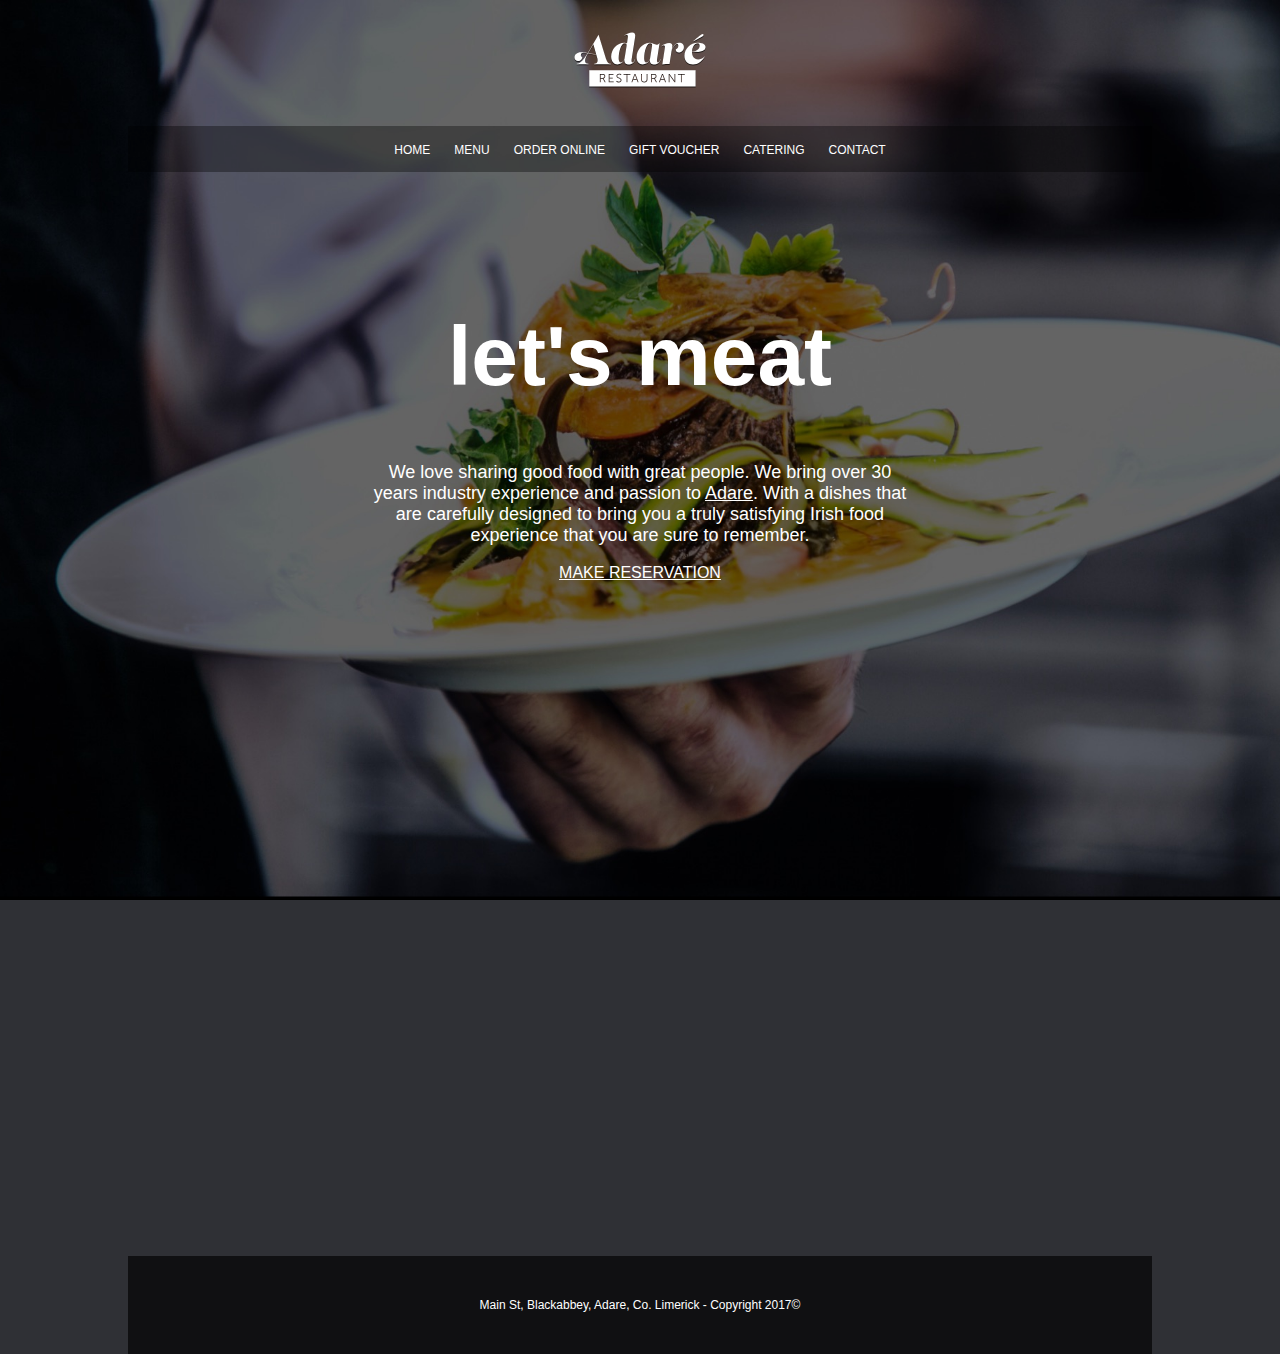
<file: Project 1/index.html>
<!DOCTYPE html>
<html lang="en">
    <head>
        <meta charset="UTF-8">
        <meta name="viewport" content="width=device-width, initial-scale=1.0">
        <title>Adare Restaurant</title>
        <link rel="stylesheet" href="p1style.css">
    </head>

    <body>
        <div class="container">
            <header>
                <img src="images/logo-adare-restaurant.png" alt="Logo for Adare Restaurant">
            </header>
    
            <nav>
                <a href="#">HOME</a>
                <a href="#">MENU</a>
                <a href="#">ORDER ONLINE</a>
                <a href="#">GIFT VOUCHER</a>
                <a href="#">CATERING</a>
                <a href="#">CONTACT</a>
            </nav>
            
            <main>
                <h1>let's meat</h1>
                <p>We love sharing good food with great people. We bring over 30 years industry experience and passion to <a href="#" target="_blank">Adare</a>. With a dishes that are carefully designed to bring you a truly satisfying Irish food experience that you are sure to remember.</p>
                
                <a href="mailto:jonah@mywebsite.com?Subject=Reservation" target="_blank">MAKE RESERVATION</a>
            </main>

            <section class="maps">
                <iframe src="https://www.google.com/maps/embed?pb=!1m18!1m12!1m3!1d9702.1426044257!2d-8.804191351676451!3d52.55992382197096!2m3!1f0!2f0!3f0!3m2!1i1024!2i768!4f13.1!3m3!1m2!1s0x485b460e31a2395b%3A0xa00c7a99731a450!2sAdare%2C+Co.+Limerick!5e0!3m2!1sen!2sie!4v1556107744605!5m2!1sen!2sie" width="1024" height="500" frameborder="0" style="border:0" allowfullscreen></iframe>
            </section>
            
            <footer>
                <p>Main St, Blackabbey, Adare, Co. Limerick - Copyright 2017©</p>
            </footer>
        </div>
    </body>
</html>
</file>
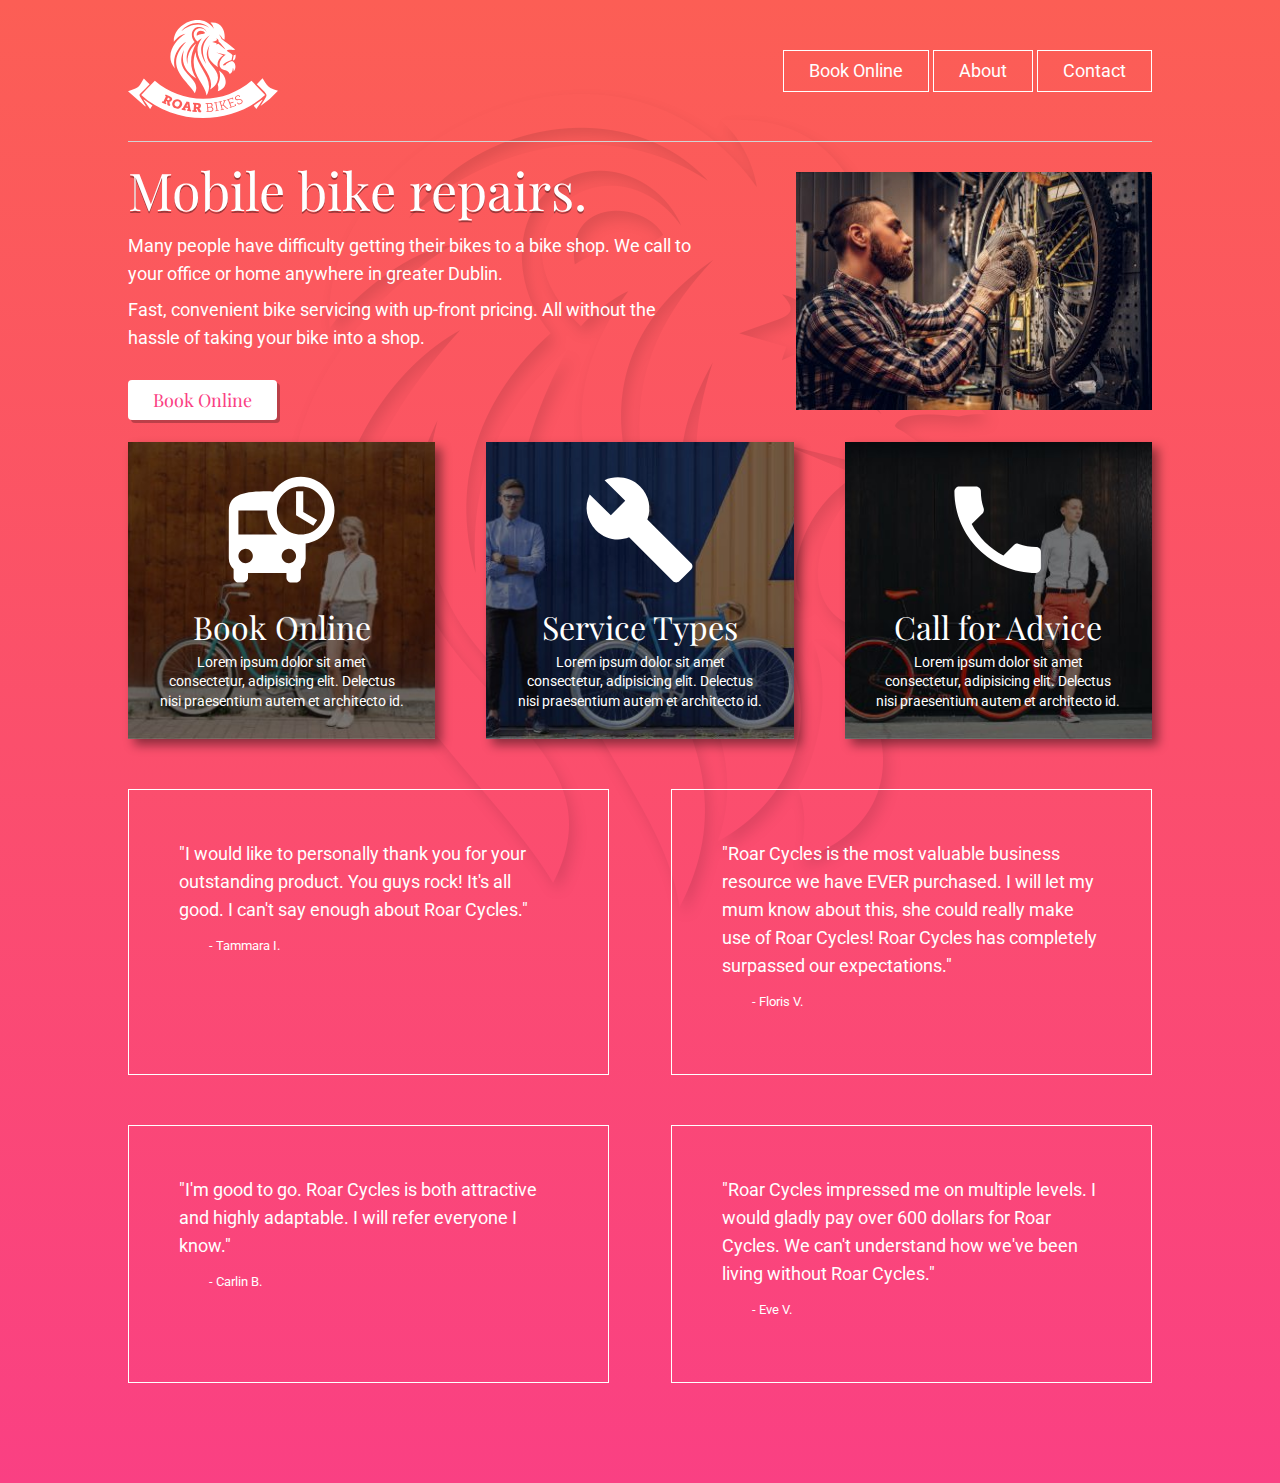
<file: Project 2/index.html>
<!DOCTYPE html>
<html lang="en">
    <head>
        <meta charset="UTF-8">
        <meta name="viewport" content="width=device-width, initial-scale=1.0">
        <title>Roar Cycle - Bike Repairs in Dublin</title>
        <!-- This is Eric Meyers CSS reset -->
        <link rel="stylesheet" href="css/cssreset.css">

        <!-- This is my own style sheet -->
        <link rel="stylesheet" href="css/p2style.css">

        <!-- This is an import link for fonts -->
        <link href="https://fonts.googleapis.com/css2?family=Playfair+Display&family=Roboto:wght@300&display=swap" rel="stylesheet">
    </head>

    <body>
        <div class="container"> <!-- Container -->
            <header>
                <div class="logobox"> <!-- Lobo Box -->
                    <img src="images/logo-roar-bikes.svg" alt="roar bikes logo">
                </div> <!-- Logo Box -->
                <nav>
                    <a href="#" class="navButton">Book Online</a>
                    <a href="#" class="navButton">About</a>
                    <a href="#" class="navButton">Contact</a>
                </nav>
            </header>
            <main>
                <div class="herobox1"> <!-- Hero Box 1 -->
                    <h1>Mobile bike repairs.</h1>
                    <p>Many people have difficulty getting their bikes to a bike shop. We call to your office or home anywhere in greater Dublin. 
                    </p>
                    <p>Fast, convenient bike servicing with up-front pricing. All without the hassle of taking your bike into a shop.
                    </p>
                    <a href="test-page.html" class="myButton">Book Online</a>
                </div> <!-- Hero Box 1 -->
                <div class="herobox2"> <!-- Hero Box 2 -->
                    <img src="images/image-bike-repair-service.jpg" alt="person servicing a bike in Dublin">
                </div> <!-- Hero Box 2 -->
            </main>
            <div class="cards"> <!-- Cards -->
                <div class="card1"> <!-- Card 1 -->
                    <a href="#">
                        <img src="images/icon1-delivery.png" alt="">
                        <h2>Book Online</h2>
                        <p>Lorem ipsum dolor sit amet consectetur, adipisicing elit. Delectus nisi praesentium autem et architecto id.</p>
                    </a>
                </div> <!-- Card 1 -->
                <div class="card2"> <!-- Card 2 -->
                    <a href="#">
                        <img src="images/icon2-wrench.png" alt="">
                        <h2>Service Types</h2>
                        <p>Lorem ipsum dolor sit amet consectetur, adipisicing elit. Delectus nisi praesentium autem et architecto id.</p>
                    </a>
                </div> <!-- Card 2 -->
                <div class="card3"> <!-- Card 3 -->
                    <a href="#">
                        <img src="images/icon3-phone.png" alt="">
                        <h2>Call for Advice</h2>
                        <p>Lorem ipsum dolor sit amet consectetur, adipisicing elit. Delectus nisi praesentium autem et architecto id.</p>
                    </a>
                </div> <!-- Card 3 -->
            </div> <!-- Cards -->
            <div class="testimonials"> <!-- Testimonials -->
                <div class="tbox"> <!-- T Box -->
                    <p>
                        "I would like to personally thank you for your outstanding product. You guys rock! It's all good. I can't say enough about Roar Cycles."
                    </p>
                    <p>
                        - Tammara I.
                    </p>
                </div> <!-- T Box -->

                <div class="tbox"> <!-- T Box -->
                    <p>
                        "Roar Cycles is the most valuable business resource we have EVER purchased. I will let my mum know about this, she could really make use of Roar Cycles! Roar Cycles has completely surpassed our expectations."
                    </p>
                    <p>
                        - Floris V.
                    </p>
                </div> <!-- T Box -->

                <div class="tbox"> <!-- T Box -->
                    <p>
                        "I'm good to go. Roar Cycles is both attractive and highly adaptable. I will refer everyone I know."
                    </p>
                    <p>
                        - Carlin B.
                    </p>
                </div> <!-- T Box -->

                <div class="tbox"> <!-- T Box -->
                    <p>
                        "Roar Cycles impressed me on multiple levels. I would gladly pay over 600 dollars for Roar Cycles. We can't understand how we've been living without Roar Cycles."
                    </p>
                    <p>
                        - Eve V.
                    </p>
                </div> <!-- T Box -->
            </div> <!-- Testimonials -->
        </div> <!-- Container -->
    </body>
</html>
</file>
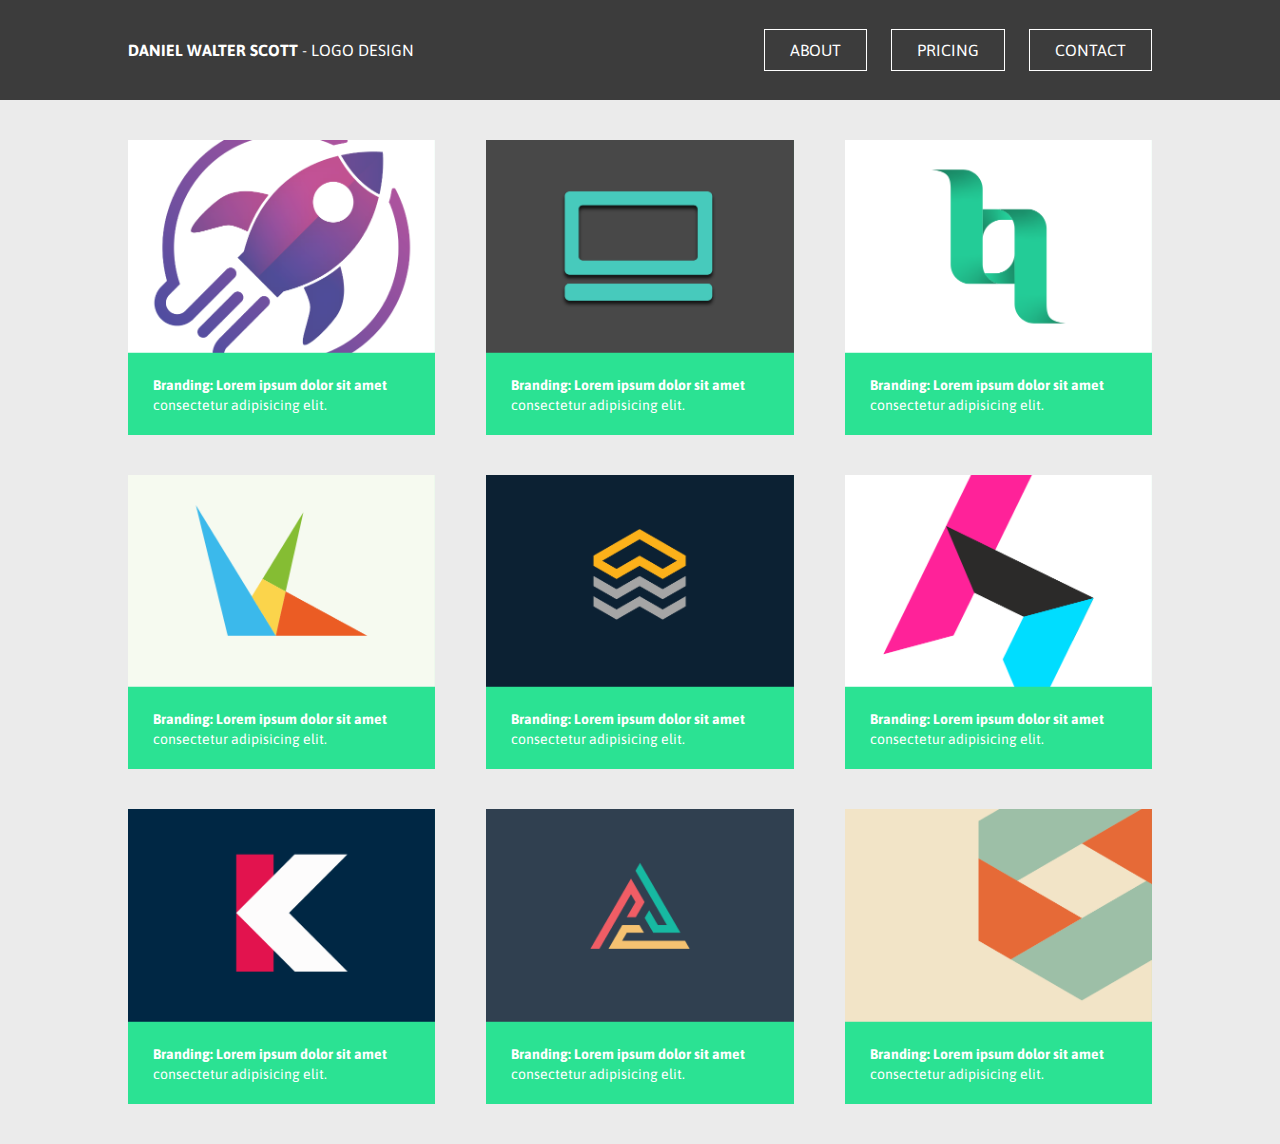
<file: Project 3/index.html>
<!DOCTYPE html>
<html lang="en">
<head>
    <meta charset="UTF-8">
    <meta name="viewport" content="width=device-width, initial-scale=1.0">
    <title>Document</title>
    <!-- CSS reset -->
    <link rel="stylesheet" href="css/cssreset.css">
    <!-- My style sheet -->
    <link rel="stylesheet" href="css/p3style.css">
    <!-- Fonts -->
    <link href="https://fonts.googleapis.com/css2?family=Asap:wght@400;700&display=swap" rel="stylesheet">
</head>
<body>
    <div class="headerContainer">
        <header>
            <div class="logo"><span>DANIEL WALTER SCOTT</span> - LOGO DESIGN</div>
            <nav>
                <a href="#" class="navButton">ABOUT</a>
                <a href="#" class="navButton">PRICING</a>
                <a href="#" class="navButton">CONTACT</a>
            </nav>

            <div class="mobWrapper">
                <img src="images/icon-burger-menu.svg" alt="Mobile Menu Icon" style="width: 40px;" class="burgerMenu">

                <div class="mobNAV">
                    <a href="#" class="mobButton">ABOUT</a>
                    <a href="#" class="mobButton">PRICING</a>
                    <a href="#" class="mobButton">CONTACT</a>
                </div>
            </div>
        </header>
    </div>

    <div class="container"> <!-- Container --> 
        <div class="col">
            <img src="images/images large/image1@2x.png" alt="image1">
            <p>Branding: Lorem ipsum dolor sit amet consectetur adipisicing elit.</p>
        </div>
        <div class="col">
            <img src="images/images large/image2@2x.png" alt="image2">
            <p>Branding: Lorem ipsum dolor sit amet consectetur adipisicing elit.</p>
        </div>
        <div class="col">
            <img src="images/images large/image3@2x.png" alt="image3">
            <p>Branding: Lorem ipsum dolor sit amet consectetur adipisicing elit.</p>
        </div>
        <div class="col">
            <img src="images/images large/image4@2x.png" alt="image4">
            <p>Branding: Lorem ipsum dolor sit amet consectetur adipisicing elit.</p>
        </div>
        <div class="col hmo">
            <img src="images/images large/image5@2x.png" alt="image5">
            <p>Branding: Lorem ipsum dolor sit amet consectetur adipisicing elit.</p>
        </div>
        <div class="col hmo">
            <img src="images/images large/image6@2x.png" alt="image6">
            <p>Branding: Lorem ipsum dolor sit amet consectetur adipisicing elit.</p>
        </div>
        <div class="col hmo">
            <img src="images/images large/image7@2x.png" alt="image7">
            <p>Branding: Lorem ipsum dolor sit amet consectetur adipisicing elit.</p>
        </div>
        <div class="col hmo">
            <img src="images/images large/image8@2x.png" alt="image8">
            <p>Branding: Lorem ipsum dolor sit amet consectetur adipisicing elit.</p>
        </div>
        <div class="col hmo">
            <img src="images/images large/image9@2x.png" alt="image9">
            <p>Branding: Lorem ipsum dolor sit amet consectetur adipisicing elit.</p>
        </div>
        <div class="col hdo">
            <img src="images/images large/image10@2x.png" alt="image10">
            <p>Branding: Lorem ipsum dolor sit amet consectetur adipisicing elit.</p>
        </div>
    </div> <!-- Container --> 

    <div class="footerContainer">
        <footer>

        </footer>
    </div>


    <!-- Common practice is to put script tags at the bottom of the body for loading times. -->
    <!-- Link to JQuery -->
    <script src="http://code.jquery.com/jquery-3.5.1.js" integrity="sha256-QWo7LDvxbWT2tbbQ97B53yJnYU3WhH/C8ycbRAkjPDc=" crossorigin="anonymous"></script>
    <!-- Link to my javascript file -->
    <script src="scripts.js"></script>
</body>
</html>
</file>
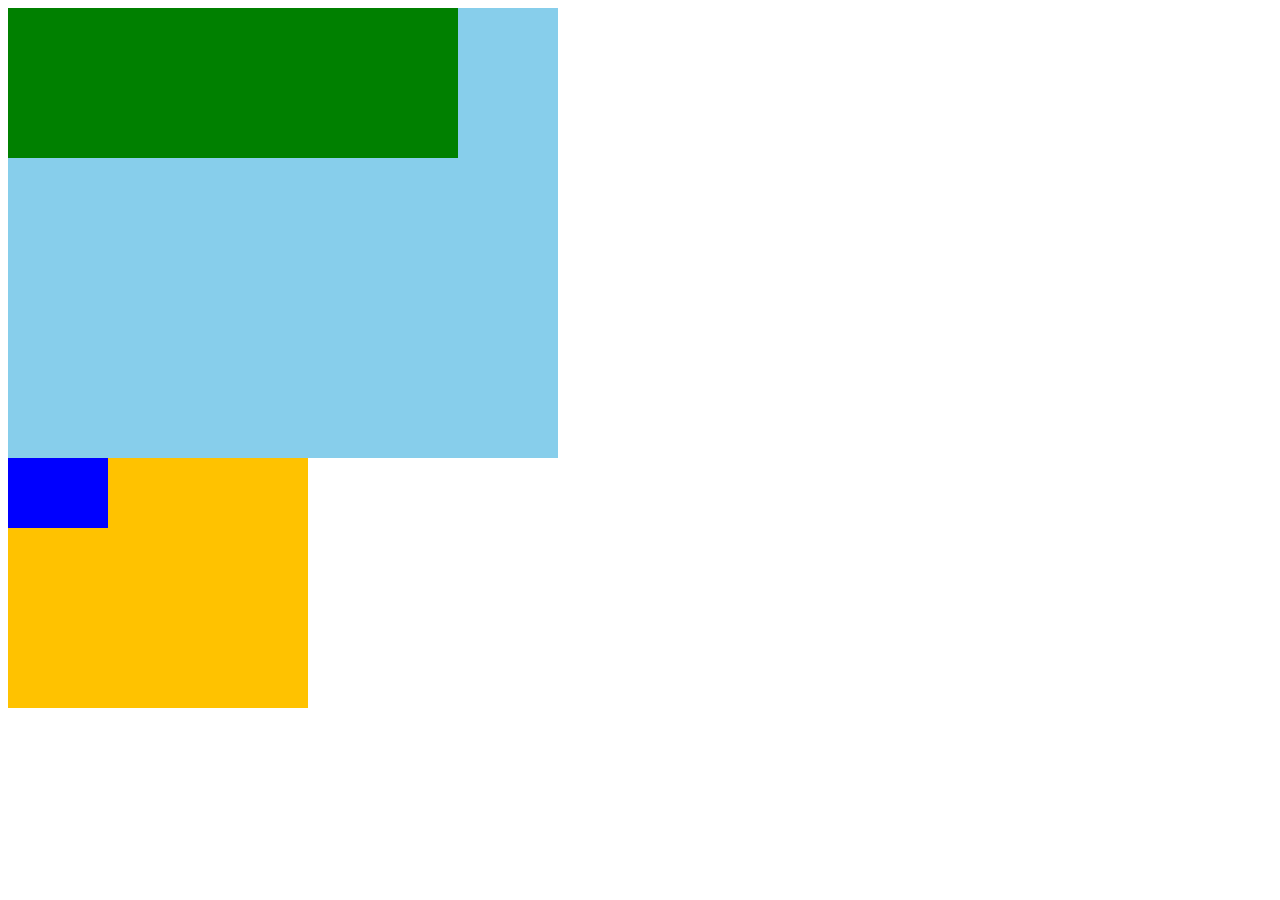
<file: Project 0/class-project-1a.html>
<!DOCTYPE html>
<html lang="en">
    <head>
        <meta charset="UTF-8">
        <meta name="viewport" content="width=device-width, initial-scale=1.0">
        <title>Homework 1</title>
        <link rel="stylesheet" href="H1style.css">
    </head>

    <body>
        <div class="box1">
            <div class="box2"></div>
        </div>

        <div class="box3">
            <div class="box4"></div>
        </div>
    </body>
</html>
</file>
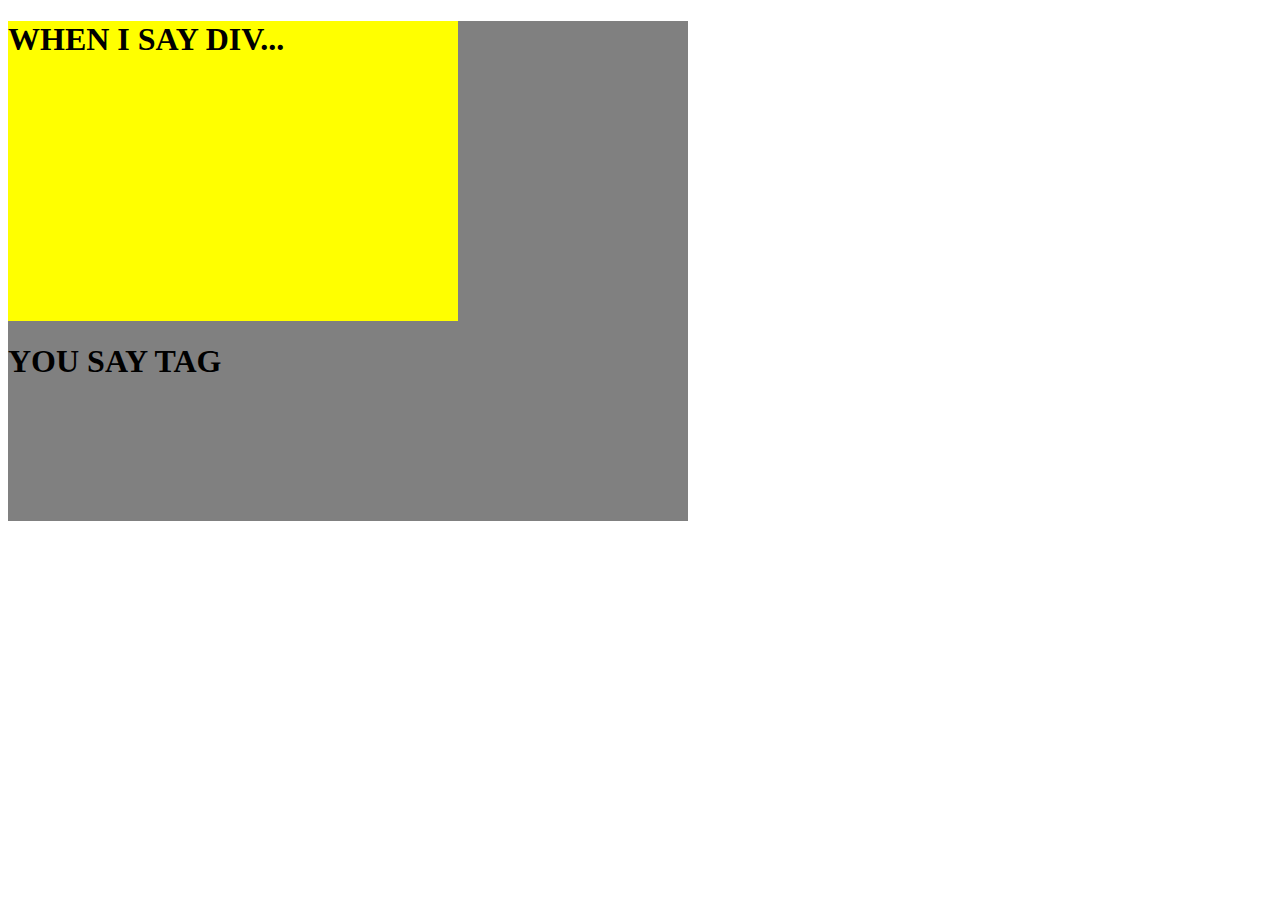
<file: Project 0/class-project-1b.html>
<!DOCTYPE html>
<html lang="en">
    <head>
        <meta charset="UTF-8">
        <meta name="viewport" content="width=device-width, initial-scale=1.0">
        <title>Homework 2</title>
        <link rel="stylesheet" href="H2style.css">
    </head>

    <body>
        <div class="box1">
            <div class="box2"><h1>WHEN I SAY DIV...</h1></div>
            <h1>YOU SAY TAG</h1>
        </div>
    </body>
</html>
</file>
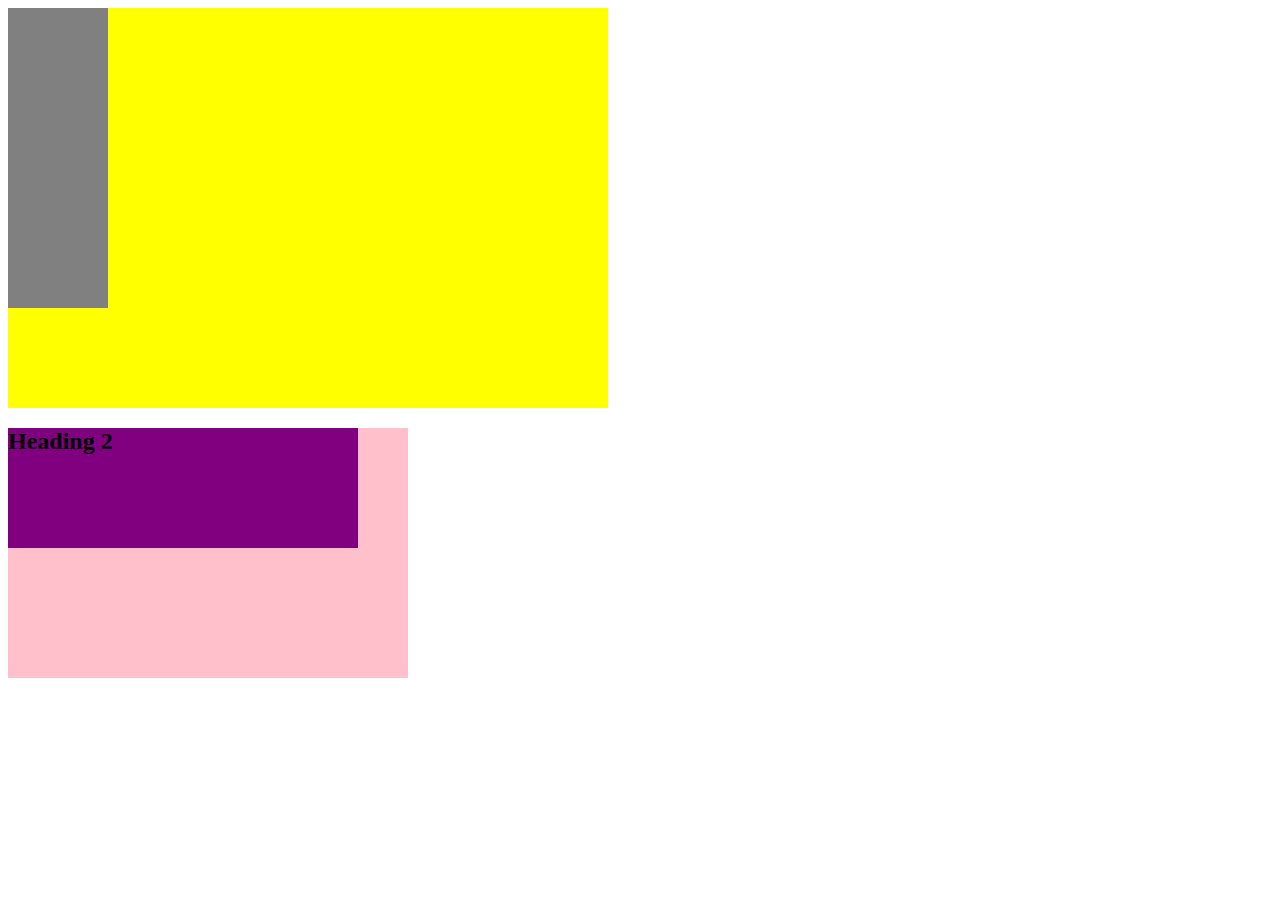
<file: Project 0/divtags.html>
<!DOCTYPE html>
<html lang="en">
    <head>
        <meta charset="UTF-8">
        <meta name="viewport" content="width=device-width, initial-scale=1.0">
        <title>Div Tags</title>
        <link rel="stylesheet" href="style.css">
    </head>

    <body>
        <div class="box1">
            <div class="box3"></div>
        </div>

        <div class="box2">
            <div class="box4">
                <h2>Heading 2</h2>
            </div>
        </div>
    </body>
</html>
</file>
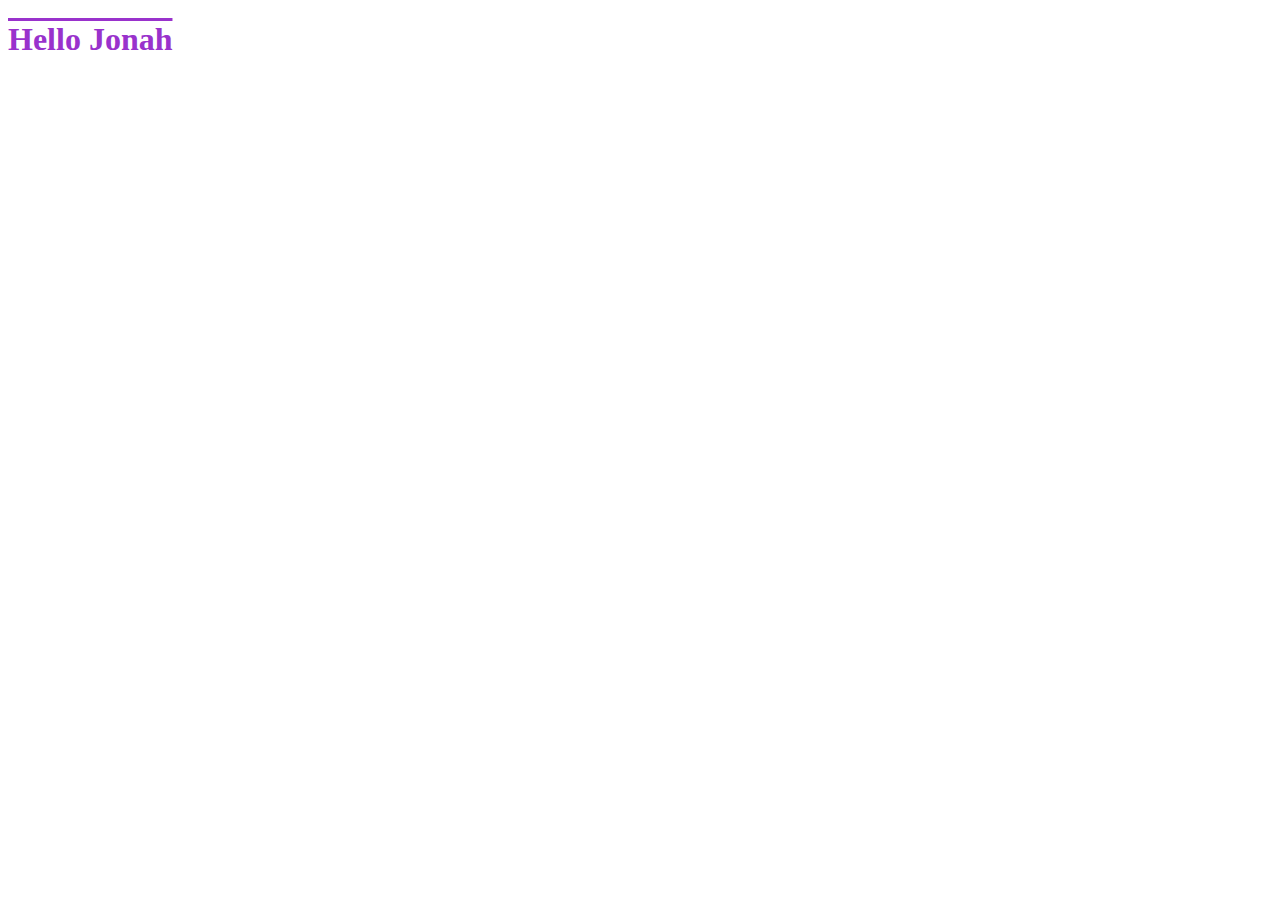
<file: Project 0/uderstanding-bodyhtmlhead.html>
<!DOCTYPE html>
<html lang="en">
<head>
    <meta charset="UTF-8">
    <meta name="viewport" content="width=device-width, initial-scale=1.0">
    <title>Learning HTML description & title tags.</title>
    <meta name="description" content="This is where you get to put what you want.">

    <style>
        h1{
            color:darkorchid;
            text-decoration: overline;
        }
    </style>
</head>

<body>
    <h1>Hello Jonah</h1>
</body>
</html>
</file>
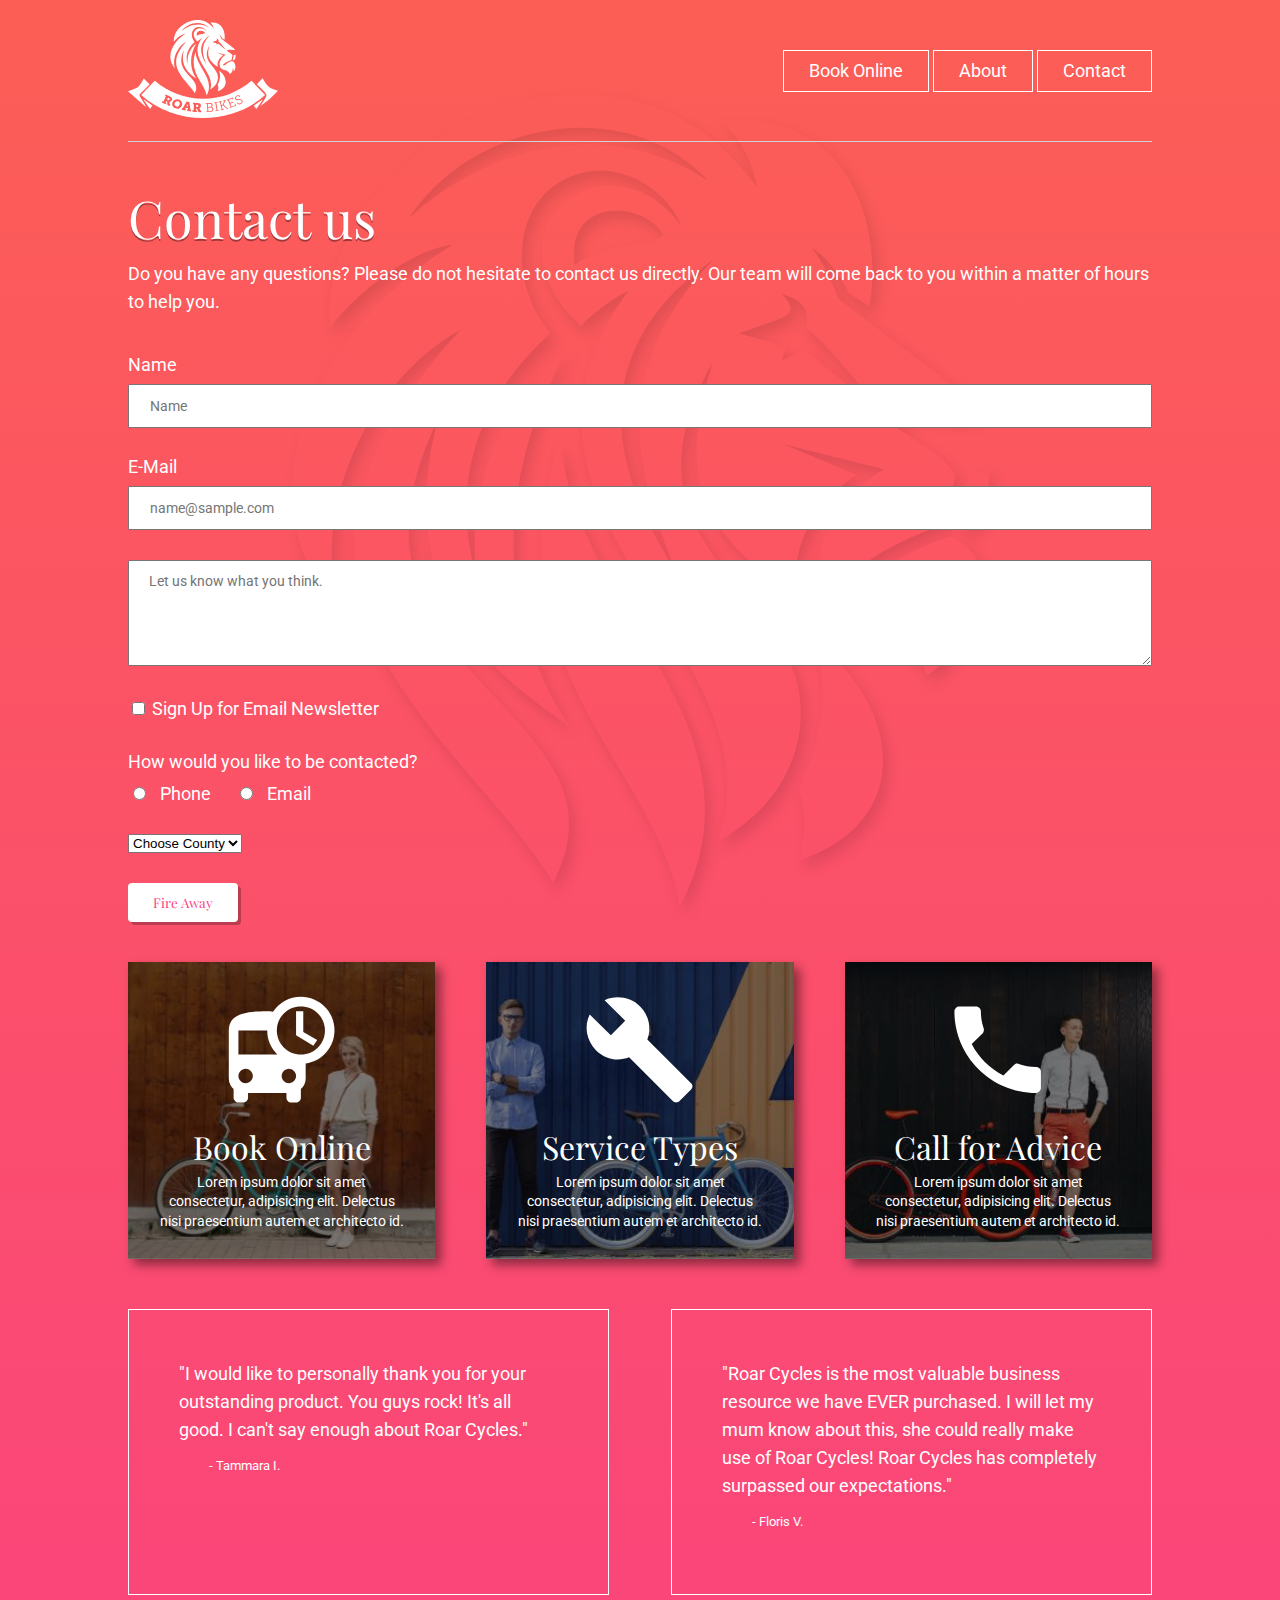
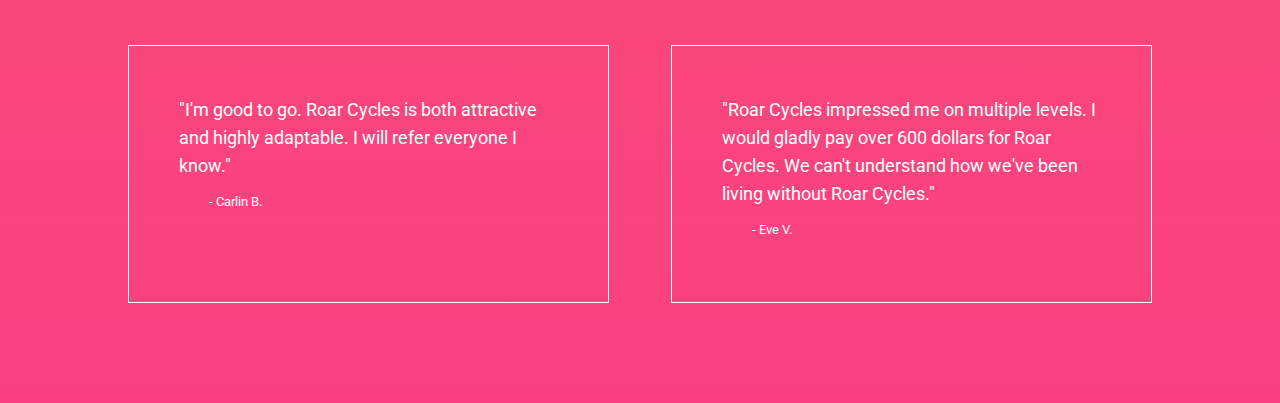
<file: Project 2/contact-us.html>
<!DOCTYPE html>
<html lang="en">
    <head>
        <meta charset="UTF-8">
        <meta name="viewport" content="width=device-width, initial-scale=1.0">
        <title>Roar Cycle - Contact Us Details Address Phone Number</title>
        <meta name="description" content="Contact details for Roar - 57 Moyglare Abbey, Dublin w23c1k2. Phone +353 5465481">
        <!-- This is Eric Meyers CSS reset -->
        <link rel="stylesheet" href="css/cssreset.css">

        <!-- This is my own style sheet -->
        <link rel="stylesheet" href="css/p2style.css">

        <!-- This is an import link for fonts -->
        <link href="https://fonts.googleapis.com/css2?family=Playfair+Display&family=Roboto:wght@300&display=swap" rel="stylesheet">
    </head>

    <body>
        <div class="container"> <!-- Container -->
            <header>
                <div class="logobox"> <!-- Lobo Box -->
                    <a href="index.html">
                        <img src="images/logo-roar-bikes.svg" alt="roar bikes logo">
                    </a>
                </div> <!-- Logo Box -->
                <nav>
                    <div class="navButton">
                        <a href="#">Book Online</a>

                        <div class="dropDown">
                            <div class="navButton">
                                <a href="#">Onsite Service</a>
                            </div>
                            <div class="navButton">
                                <a href="#">Parts Delivery</a>
                            </div>
                            <div class="navButton">
                                <a href="#">Request Callback</a>
                            </div>
                        </div>
                    </div>
                    <div class="navButton">
                        <a href="#">About</a>
                    </div>
                    <div class="navButton">
                        <a href="#">Contact</a>
                    </div>
                </nav>
            </header>
            
            <div class="main2">
                <h1>Contact us</h1>
                <p>Do you have any questions? Please do not hesitate to contact us directly. Our team will come back to you within a matter of hours to help you.
                </p>

                <form action="" method="post">
                    <div class="inputWrapper">
                        <label for="name" class="newline">Name</label>
                        <input type="text" name="name" id="name" placeholder="Name">
                    </div>

                    <div class="inputWrapper">
                        <label for="email" class="newline">E-Mail</label>
                        <input type="email" name="email" id="email" placeholder="name@sample.com">
                    </div>

                    <div class="inputWrapper">
                        <textarea name="message" id="message" cols="100" rows="5" placeholder="Let us know what you think."></textarea>
                    </div>

                    <div class="inputWrapper">
                        <input type="checkbox" name="email-sub" id="email-sub" value="yes-sign-me-up">
                        <label for="checkbox">Sign Up for Email Newsletter</label>
                    </div>

                    <div class="inputWrapper">
                        <p>How would you like to be contacted?</p>                        
                        <input type="radio" name="contact-pref" id="Phone">
                        <label for="Phone" class="margin-right-a">Phone</label>

                        <input type="radio" name="contact-pref" id="EmailR">
                        <label for="EmailR">Email</label>
                    </div>

                    <div class="inputWrapper">
                        <select name="county" id="county">
                            <option value="Not Chosen">Choose County</option>
                            <option value="Limerick">Limerick</option>
                            <option value="Galway">Galway</option>
                            <option value="Dublin">Dublin</option>
                        </select>
                    </div>

                    <input type="submit" value="Fire Away" class="myButton">
                </form>
            </div>

            <div class="cards"> <!-- Cards -->
                <div class="card1"> <!-- Card 1 -->
                    <a href="#">
                        <img src="images/icon1-delivery.png" alt="">
                        <h2>Book Online</h2>
                        <p>Lorem ipsum dolor sit amet consectetur, adipisicing elit. Delectus nisi praesentium autem et architecto id.</p>
                    </a>
                </div> <!-- Card 1 -->
                <div class="card2"> <!-- Card 2 -->
                    <a href="#">
                        <img src="images/icon2-wrench.png" alt="">
                        <h2>Service Types</h2>
                        <p>Lorem ipsum dolor sit amet consectetur, adipisicing elit. Delectus nisi praesentium autem et architecto id.</p>
                    </a>
                </div> <!-- Card 2 -->
                <div class="card3"> <!-- Card 3 -->
                    <a href="#">
                        <img src="images/icon3-phone.png" alt="">
                        <h2>Call for Advice</h2>
                        <p>Lorem ipsum dolor sit amet consectetur, adipisicing elit. Delectus nisi praesentium autem et architecto id.</p>
                    </a>
                </div> <!-- Card 3 -->
            </div> <!-- Cards -->
            <div class="testimonials"> <!-- Testimonials -->
                <div class="tbox"> <!-- T Box -->
                    <p>
                        "I would like to personally thank you for your outstanding product. You guys rock! It's all good. I can't say enough about Roar Cycles."
                    </p>
                    <p>
                        - Tammara I.
                    </p>
                </div> <!-- T Box -->

                <div class="tbox"> <!-- T Box -->
                    <p>
                        "Roar Cycles is the most valuable business resource we have EVER purchased. I will let my mum know about this, she could really make use of Roar Cycles! Roar Cycles has completely surpassed our expectations."
                    </p>
                    <p>
                        - Floris V.
                    </p>
                </div> <!-- T Box -->

                <div class="tbox"> <!-- T Box -->
                    <p>
                        "I'm good to go. Roar Cycles is both attractive and highly adaptable. I will refer everyone I know."
                    </p>
                    <p>
                        - Carlin B.
                    </p>
                </div> <!-- T Box -->

                <div class="tbox"> <!-- T Box -->
                    <p>
                        "Roar Cycles impressed me on multiple levels. I would gladly pay over 600 dollars for Roar Cycles. We can't understand how we've been living without Roar Cycles."
                    </p>
                    <p>
                        - Eve V.
                    </p>
                </div> <!-- T Box -->
            </div> <!-- Testimonials -->
        </div> <!-- Container -->
    </body>
</html>
</file>
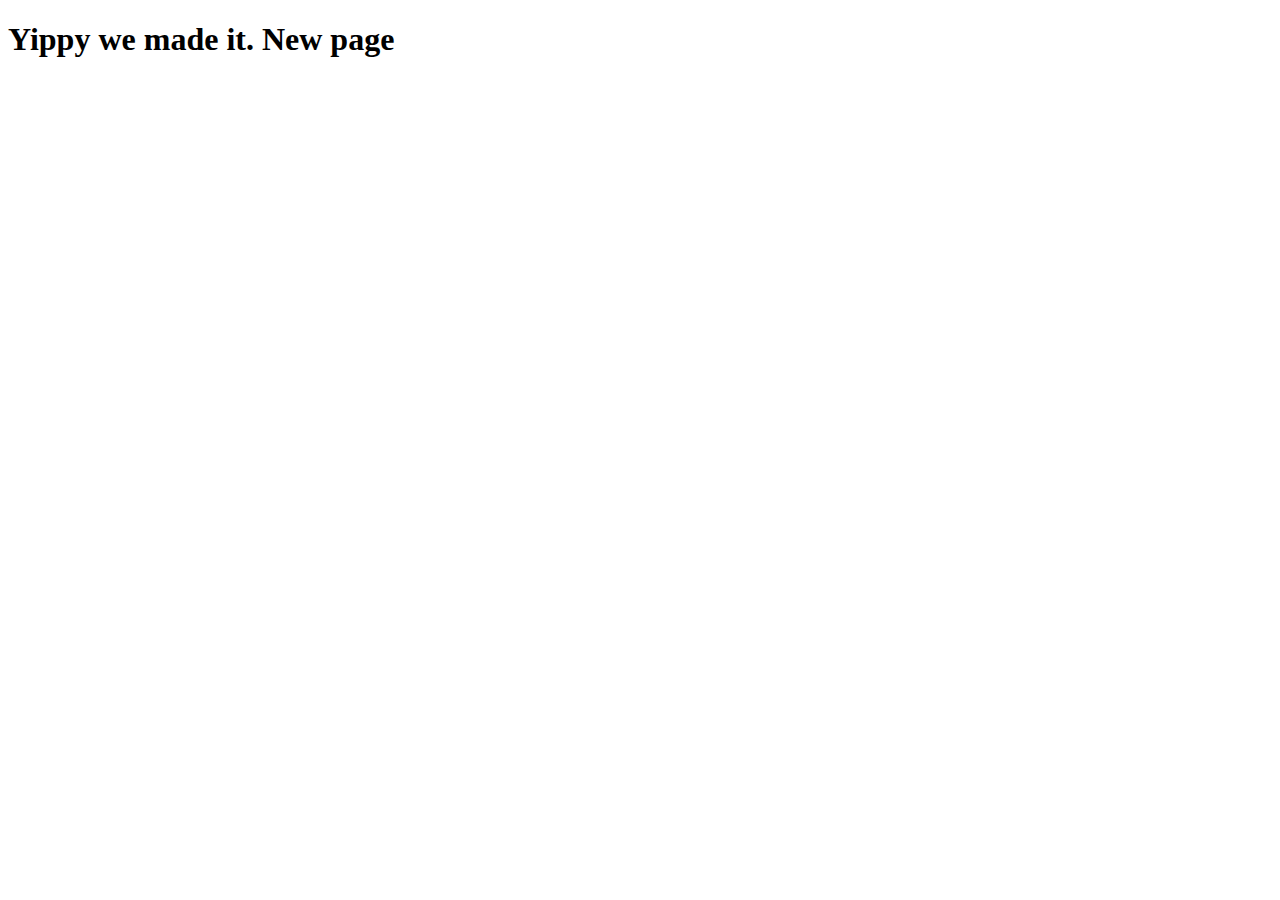
<file: Project 2/test-page.html>
<!DOCTYPE html>
<html lang="en">
<head>
    <meta charset="UTF-8">
    <meta name="viewport" content="width=device-width, initial-scale=1.0">
    <title>Document</title>
</head>
<body>
    <h1>Yippy we made it. New page</h1>
</body>
</html>
</file>
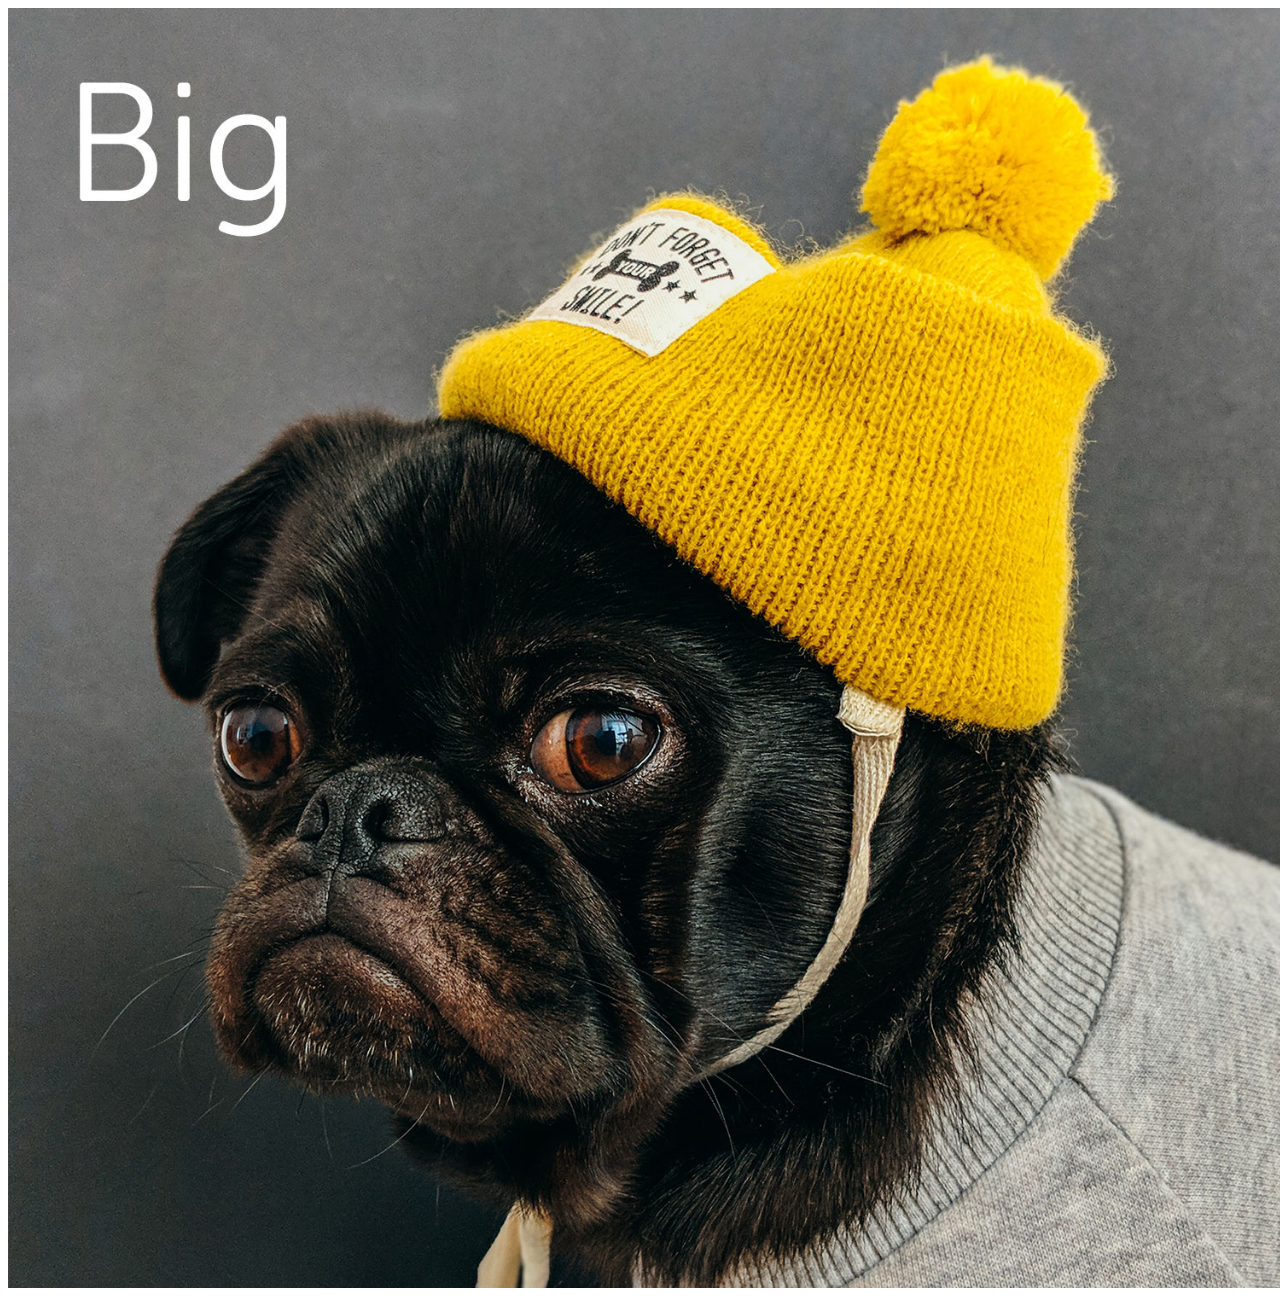
<file: Project 3/image-source.html>
<!DOCTYPE html>
<html lang="en">
<head>
    <meta charset="UTF-8">
    <meta name="viewport" content="width=device-width, initial-scale=1.0">
    <title>Document</title>
</head>
<body>
    <img src="images/pug/pug-charles-unsplash-small.jpg" alt="small pug" srcset="images/pug/pug-charles-unsplash-small.jpg 500w, images/pug/pug-charles-unsplash-medium.jpg 1000w, images/pug/pug-charles-unsplash-big.jpg 1500w">
</body>
</html>
</file>
<file: Project 1/p1style.css>
html {
    height: 100%;
}

body {
    background-color: #2F3035;
    background-image: url(images/background-adare-restaurant.jpg);
    background-size: cover;
    background-repeat: no-repeat;
    background-position: center;
}

.container {
    margin-left: auto;
    margin-right: auto;
    width: 1024px;
}

header {
    height: 118px;
    text-align: center;
}

nav {
    background-color: rgba(0,0,0,0.35);
    text-align: center;
    padding-top: 14px;
    padding-bottom: 14px;
}

main {
    height: 400px;
    text-align: center;
    padding-top: 80px;
    padding-left: 240px;
    padding-right: 240px;
}

footer {
    background-color: rgba(0,0,0,0.65);
    padding-top: 30px;
    padding-bottom: 30px;
    text-align: center;
}

h1 {
    font-size: 84px;
    color: white;
    font-family: Arial, Helvetica, sans-serif;
}

p {
    font-size: 18px;
    color:  white;
    font-family: Arial, Helvetica, sans-serif;
}

a {
    color: white;
    font-family: Arial, Helvetica, sans-serif;
}

nav a {
    text-decoration: none;
    font-size: 12px;
    padding-left: 10px;
    padding-right: 10px;
}

footer p {
    font-size: 12px;
}

.maps {
    padding-bottom: 100px;
}
</file>
<file: Project 2/css/p2style.css>
html {
    background-image: linear-gradient(#FC5E55,#FA4083);
}

body {
    background-image: url(../images/image-lion-background.png);
    background-position: top center;
    background-repeat: no-repeat;
    font-family: 'Roboto', sans-serif;
    color: white;
    font-size: 1.125rem;
}

a {
    color: white;
    text-decoration: none;
}

.container {
    width: 1024px;
    min-height: 300px;
    margin-left: auto;
    margin-right: auto;
}

header {
    min-height: 100px;
    display: flex;
    justify-content: space-between;
    align-items: center;
    padding-top: 20px;
    padding-bottom: 20px;
    border-bottom: 1px solid lightgray;
}

main {
    min-height: 300px;
    display: flex;
    align-items: center;
}

.main2 {
    min-height: 300px;
    padding-top: 50px;
}

.cards {
    display: flex;
    justify-content: space-between;
    text-align: center;
}

.card1 {
    background-image: url(../images/image-background-card1.jpg);
    background-size: cover;
    background-position: bottom;
    min-height: 250px;
    width: 30%;
    box-shadow: 6px 6px 10px rgba(0, 0, 0, 0.438);
}

.card2 {
    background-image: url(../images/image-background-card2.jpg);
    background-size: cover;
    background-position: bottom;
    min-height: 250px;
    width: 30%;
    box-shadow: 6px 6px 10px rgba(0, 0, 0, 0.438);
}

.card3 {
    background-image: url(../images/image-background-card3.jpg);
    background-size: cover;
    background-position: bottom;
    min-height: 250px;
    width: 30%;
    box-shadow: 6px 6px 10px rgba(0, 0, 0, 0.438);
}

.card1, .card2, .card3 {
    padding: 30px 30px 20px 30px;
    box-sizing: border-box;
}

.herobox1 {
    flex: 2;
    padding-right: 100px;
}

.herobox2 {
    flex: 1;
}

.logobox {
    width: 50%;
}

nav {
    width: 50%;
    text-align: right;
}

h1 {
    font-family: 'Playfair Display', serif;
    font-size: 3.25rem;
    margin-bottom: 1rem;
    text-shadow: 0px 2px rgba(0, 0, 0, 0.37);
}

h2 {
    font-size: 2rem;
    font-family: 'Playfair Display', serif;
    margin-top: 20px;
}

p {
    line-height: 1.75rem;
    margin-bottom: 0.5rem;
}

.cards p {
    font-size: 0.85rem;
    line-height: 1.2rem;;
    margin-top: 10px;
}

.myButton {
    background-color: white;
    color: #FA4083;
    font-family: 'Playfair Display', serif;
    padding: 11px 25px;
    border-radius: 4px;
    box-shadow: 3px 3px rgba(0, 0, 0, 0.253);
    border-style: none;
}

a.myButton {
    display: inline-block;
    margin-top: 20px;
}

nav a.myButton {
    margin-left: 30px;
}

.navButton {
    color: white;
    border: 1px solid white;
    padding: 11px 25px;
    display: inline-block;
    position: relative;
}

.testimonials {
    display: flex;
    flex-wrap: wrap;
    justify-content: space-between;
    margin-bottom: 100px;
}

.tbox {
    width: 47%;
    padding: 50px;
    border: 1px solid white;
    box-sizing: border-box;
    margin-top: 50px;
}

.tbox p:last-of-type {
    font-size: 0.8rem;
    padding-left: 30px;
}

.dropDown {
    display:none;
    position: absolute;
    z-index: 1;
    padding-top: 20px;
    text-align: center;
    margin-left: -38px;
}

.navButton:hover .dropDown {
    display: block;
}

.dropDown .navButton {
    width: 120px;
    background-color: white;
}

.dropDown .navButton:hover {
    background-color: rgb(185, 185, 185);
    transition-duration: 250ms;
}

.dropDown .navButton a {
    color: #FA4083;
}

.inputWrapper {
    margin-bottom: 30px;
}

input[type=text], input[type=email], textarea {
    padding: 12px 20px;
    width: 100%;
    font-family: 'Roboto', sans-serif;
    font-size: 0.85rem;
    box-sizing: border-box;
}

.newline {
    display: block;
    margin-bottom: 10px;
}

.margin-right-a {
    margin-right: 20px;
}

input[type="radio"] {
    margin-right: 10px;
}

form {
    margin: 40px 0px;
}
</file>
<file: Project 3/css/p3style.css>
/* Global View aka Desktop View */
body {
    font-family: 'Asap', sans-serif;
    background-color: #EBEBEB;
    color: white;
}

a {
    color: white;
    text-decoration: none;
}

.container {
    min-height: 500px;
    max-width: 1024px;
    margin: 0 auto;
    display: flex;
    flex-wrap: wrap;
    justify-content: space-between;
    padding-top: 140px;
}

.headerContainer {
    background-color: rgb(60,60,60);
    min-height: 100px;
    position: fixed;
    width: 100%;
}

header {
    min-height: 100px;
    max-width: 1024px;
    margin: 0 auto;
    display: flex;
    justify-content: space-between;
    align-items: center;
}

.col {
    background-color: rgb(43,226,147);
    width: 30%;
    margin-bottom: 40px;
}

.col p {
    font-size: 0.875rem;
    padding: 20px 25px;
    line-height: 1.25rem;
}

.hdo { /* Hide Desktop Only */
    display: none;
}

.col img {
    width: 100%;
    height: auto;
}

.col p::first-line {
    font-weight: bold;
}

.navButton {
    padding: 11px 25px;
    border-width: 1px;
    border-style: solid;
    margin-left: 20px;
}

span {
    font-weight: bold;
}

.mobWrapper {
    display: none;
}
/* -------------------------------------------------------------------------------- */
/* Tablet View */
@media (max-width: 768px){
    .col {
        width: 45%;
    }

    .hdo { /* Hide Desktop Only */
        display: block;
    }

    .container {
        padding-top: 40px;
    }

    .headerContainer {
        position: relative;
    }

    /* header {
        display: block;
        text-align: center;
    } */

    nav {
        display: none;
    }

    /* nav a {
        display: block;
        margin-left: 0px;
    } */

    .logo {
        padding: 40px 0;
    }

    .mobWrapper {
        display: block;
        padding-right: 30px;
    }

    .mobNAV {
        display: none;
        position: absolute;
        padding-top: 10px;
    }

    .mobButton {
        display: block;
        background-color: coral;
        padding: 15px 30px;
        margin-left: -70px;
        text-align: center;
    }
}
/* -------------------------------------------------------------------------------- */
/* Mobile View */
@media (max-width: 400px){
    .col {
        width: 100%;
    }

    .hmo { /* Hide Mobile Only */
        display: none;
    }

    
}
</file>
<file: Project 0/H1style.css>
.box1{
    background-color: skyblue;
    width: 550px;
    height: 450px;
}

.box2{
    background-color: green;
    width: 450px;
    height: 150px;
}

.box3{
    background-color: #FFC200;
    width: 300px;
    height: 250px;
}

.box4{
    background-color: blue;
    width: 100px;
    height: 70px;
}
</file>
<file: Project 0/H2style.css>
.box1{
    background-color: gray;
    width: 680px;
    height: 500px;
}

.box2{
    background-color: yellow;
    width: 450px;
    height: 300px;
}
</file>
<file: Project 0/style.css>
.box1 {
    background-color: yellow;
    width: 600px;
    height: 400px;
}

.box2 {
    background-color: pink;
    width: 400px;
    height: 250px;
}

.box3 {
    background-color: gray;
    width: 100px;
    height: 300px;
}

.box4 {
    background-color: purple;
    width: 350px;
    height: 120px;
}

.highlight-text {
    color: dimgray;
    font-size: 30px;
}
</file>
<file: Project 2/css/cssreset.css>
/* http://meyerweb.com/eric/tools/css/reset/ 
   v2.0 | 20110126
   License: none (public domain)
*/

html, body, div, span, applet, object, iframe,
h1, h2, h3, h4, h5, h6, p, blockquote, pre,
a, abbr, acronym, address, big, cite, code,
del, dfn, em, img, ins, kbd, q, s, samp,
small, strike, strong, sub, sup, tt, var,
b, u, i, center,
dl, dt, dd, ol, ul, li,
fieldset, form, label, legend,
table, caption, tbody, tfoot, thead, tr, th, td,
article, aside, canvas, details, embed, 
figure, figcaption, footer, header, hgroup, 
menu, nav, output, ruby, section, summary,
time, mark, audio, video {
	margin: 0;
	padding: 0;
	border: 0;
	font-size: 100%;
	font: inherit;
	vertical-align: baseline;
}
/* HTML5 display-role reset for older browsers */
article, aside, details, figcaption, figure, 
footer, header, hgroup, menu, nav, section {
	display: block;
}
body {
	line-height: 1;
}
ol, ul {
	list-style: none;
}
blockquote, q {
	quotes: none;
}
blockquote:before, blockquote:after,
q:before, q:after {
	content: '';
	content: none;
}
table {
	border-collapse: collapse;
	border-spacing: 0;
}
</file>
<file: Project 3/css/cssreset.css>
/* http://meyerweb.com/eric/tools/css/reset/ 
   v2.0 | 20110126
   License: none (public domain)
*/

html, body, div, span, applet, object, iframe,
h1, h2, h3, h4, h5, h6, p, blockquote, pre,
a, abbr, acronym, address, big, cite, code,
del, dfn, em, img, ins, kbd, q, s, samp,
small, strike, strong, sub, sup, tt, var,
b, u, i, center,
dl, dt, dd, ol, ul, li,
fieldset, form, label, legend,
table, caption, tbody, tfoot, thead, tr, th, td,
article, aside, canvas, details, embed, 
figure, figcaption, footer, header, hgroup, 
menu, nav, output, ruby, section, summary,
time, mark, audio, video {
	margin: 0;
	padding: 0;
	border: 0;
	font-size: 100%;
	font: inherit;
	vertical-align: baseline;
}
/* HTML5 display-role reset for older browsers */
article, aside, details, figcaption, figure, 
footer, header, hgroup, menu, nav, section {
	display: block;
}
body {
	line-height: 1;
}
ol, ul {
	list-style: none;
}
blockquote, q {
	quotes: none;
}
blockquote:before, blockquote:after,
q:before, q:after {
	content: '';
	content: none;
}
table {
	border-collapse: collapse;
	border-spacing: 0;
}
</file>
